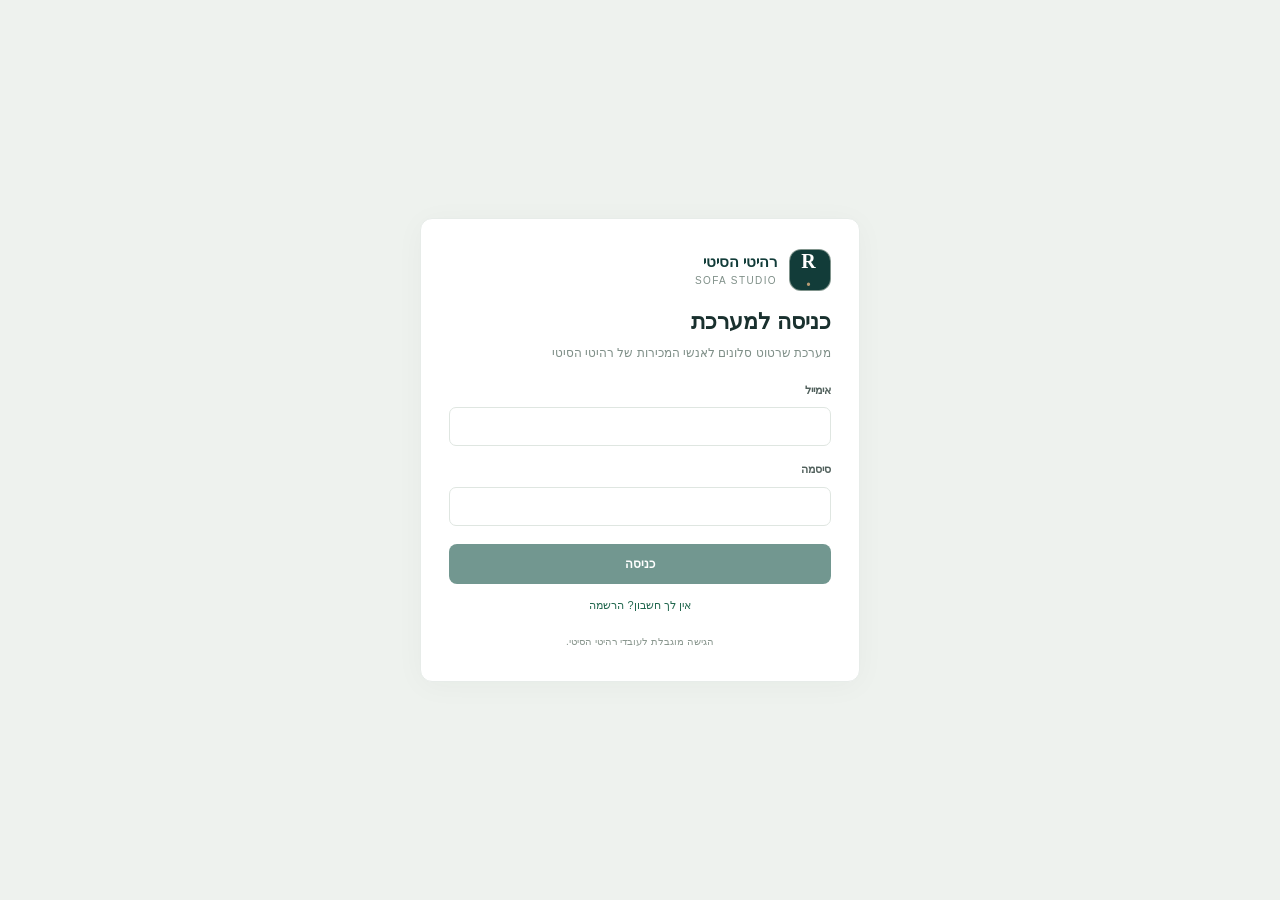
<file: index.html>
<!doctype html>
<html lang="he" dir="rtl">
<head>
  <meta charset="utf-8">
  <meta name="viewport" content="width=device-width, initial-scale=1">
  <meta name="theme-color" content="#123c39">
  <title>רהיטי הסיטי | סטודיו שרטוט סלונים</title>
  <meta name="description" content="מערכת שרטוט סלונים והפקת טופס הזמנה לרהיטי הסיטי">
  <script type="module" crossorigin src="./assets/index-CgjCgTFC.js"></script>
  <link rel="modulepreload" crossorigin href="./assets/three-DSY0QgBR.js">
  <link rel="stylesheet" crossorigin href="./assets/index-DCF3mzry.css">
</head>
<body>
  <div id="root"></div>
</body>
</html>
</file>
<file: assets/index-DCF3mzry.css>
:root{--bg:#f5f6f4;--panel:#fff;--ink:#19302e;--dark:#103b37;--dark2:#0a2926;--muted:#71807d;--line:#e5e9e6;--soft:#f2f5f3;--gold:#b79b73;--blue:#e5eef2;--shadow:0 4px 30px rgba(17,48,41,.035);font-family:Noto Sans Hebrew,Arial,sans-serif;font-size:14px}*{box-sizing:border-box}html,body{min-height:100%;margin:0}body{background:var(--bg);color:var(--ink);-webkit-font-smoothing:antialiased}button,input,select,textarea{font:inherit}button{cursor:pointer}button:disabled{cursor:not-allowed;opacity:.6}.hidden{display:none!important}.svg-sprite{position:absolute}svg:not(.svg-sprite):not(#planSvg){overflow:visible}button svg,.sidebar svg{width:18px;height:18px;stroke:currentColor;fill:none;stroke-width:1.7;stroke-linecap:round;stroke-linejoin:round;flex-shrink:0}.app-shell{display:grid;grid-template-columns:224px minmax(0,1fr);min-height:100vh;direction:rtl}.sidebar{background:#103a36;color:#fff;display:flex;flex-direction:column;padding:30px 15px 25px;position:sticky;top:0;height:100vh;z-index:4}.brand{display:flex;align-items:center;gap:12px;padding:2px 9px 25px}.brand-mark{width:43px;height:43px;border:1px solid rgba(238,236,223,.5);display:grid;place-items:center;border-radius:11px;font-family:Georgia,serif;font-size:30px;font-weight:700;letter-spacing:-4px;direction:ltr;padding-right:7px}.brand-mark span{color:#c5a881}.brand strong{display:block;font-size:16px;line-height:1.3}.brand small{font-family:Arial,sans-serif;font-size:9px;letter-spacing:2.4px;color:#c2b7a6;display:block;margin-top:3px}.sidebar-tag{padding:0 12px 16px;font-size:11px;color:#afc4bc;display:flex;gap:8px;align-items:center}.sidebar-tag span{font-size:9px;border:1px solid #72958b;border-radius:4px;padding:1px 5px;letter-spacing:1px}.side-nav{display:grid;gap:6px}.nav-link{border:0;color:#b4ccc3;display:flex;align-items:center;gap:12px;border-radius:9px;padding:13px 14px;background:transparent;text-align:right;font-weight:500}.nav-link:hover{background:#23534c;color:#fff}.nav-link.active{background:#e6eee9;color:#164740;font-weight:700}.nav-link span:nth-child(2){flex:1}.nav-count{background:#ffffff21;color:inherit;border-radius:5px;padding:1px 6px;font-size:11px}.sidebar-footer{margin-top:auto;display:flex;gap:9px;padding:15px 9px 2px;border-top:1px solid #41615b}.local-icon{color:#b7c8be}.sidebar-footer b{display:block;font-size:11px;color:#e4eee9;font-weight:600}.sidebar-footer span{color:#a2bcb3;font-size:10px;line-height:1.8;display:block;margin-top:2px}.main{min-width:0}.topbar{height:68px;background:#fff;border-bottom:1px solid var(--line);display:flex;align-items:center;justify-content:space-between;padding:0 30px}.breadcrumb{font-size:12px;color:#82908b}.breadcrumb span{padding:0 8px;color:#b7c2be}.breadcrumb strong{color:#193c37;font-weight:600}.topbar-right{display:flex;align-items:center;gap:17px}.demo-pill{border:1px solid #dfeae3;color:#3f7a62;background:#f3fbf6;padding:7px 11px;border-radius:99px;font-size:11px;font-weight:600}.dot,.status-dot{display:inline-block;width:7px;height:7px;background:#4aa678;border-radius:50%;margin-left:5px}.avatar{width:33px;height:33px;background:#e5ebe8;color:#27534a;border-radius:50%;display:grid;place-items:center;font-size:10px;font-weight:800;letter-spacing:1px}.page{padding:29px 32px 22px;max-width:1800px;margin:auto}.page-heading{display:flex;align-items:flex-start;justify-content:space-between;gap:16px;margin-bottom:24px}.eyebrow{font-size:10px;letter-spacing:2.2px;font-weight:800;color:#9b886d;font-family:Arial,sans-serif;direction:ltr;text-align:right}.eyebrow-line{display:inline-block;width:22px;height:1px;background:#c8b596;vertical-align:middle;margin-left:5px}.page-heading h1{font-size:28px;letter-spacing:-1px;margin:7px 0 6px;color:#143d37;font-weight:800}.page-heading p{margin:0;color:#81908a;font-size:12px;line-height:1.8}.heading-actions{display:flex;gap:9px;padding-top:11px;white-space:nowrap}.btn{border:1px solid transparent;border-radius:8px;display:inline-flex;align-items:center;justify-content:center;gap:8px;padding:10px 16px;min-height:40px;font-weight:700;font-size:12px;transition:background .15s,border-color .15s,transform .15s}.btn:hover{transform:translateY(-1px)}.btn svg{width:16px;height:16px}.btn-outline{border-color:#d9e2dd;background:#fff;color:#21473f}.btn-outline:hover{background:#f1f6f2}.btn-dark{background:#173e39;color:#fff}.btn-dark:hover,.btn-primary:hover{background:#276358}.btn-primary{background:#155347;color:#fff}.btn-ghost{color:#6b7e75;background:transparent}.btn-ghost:hover{background:#e6eee8}.stepper{display:flex;align-items:center;gap:13px;margin:0 0 18px;color:#a4afa9;font-size:11px}.step{display:flex;align-items:center;gap:8px;white-space:nowrap}.step b{background:#e8eeea;color:#9aaba3;border-radius:50%;width:22px;height:22px;font-family:Arial,sans-serif;font-size:10px;display:grid;place-items:center}.step.on{color:#365e54;font-weight:600}.step.on b{background:#1c574b;color:#fff}.step-join{height:1px;flex:0 1 33px;background:#d6e0d9}.workspace-grid{display:grid;grid-template-columns:minmax(335px,.91fr) minmax(0,1.45fr);gap:18px;align-items:start}.panel{background:var(--panel);border:1px solid #e7ece9;box-shadow:var(--shadow);border-radius:12px}.panel-title{padding:18px 20px;border-bottom:1px solid #edf0ee;display:flex;align-items:center;justify-content:space-between}.panel-title>span:first-child{display:flex;align-items:center;gap:9px;font-size:14px;font-weight:800}.panel-title-icon{display:flex;color:#1d6655}.panel-title-icon svg{width:18px;height:18px;fill:none;stroke:currentColor;stroke-width:1.8}.muted-label{font-size:10px;color:#9eaaa5}.form-content{padding:20px}.section-kicker{display:flex;align-items:center;gap:10px;font-size:12px;font-weight:800;color:#265448;margin:0 0 17px}.section-kicker:first-letter{font-family:Arial,sans-serif}.section-kicker span{width:18px;height:1px;background:#c1cfc7}.field-grid{display:grid;grid-template-columns:repeat(2,minmax(0,1fr));gap:15px 12px}.field{display:flex;flex-direction:column;gap:7px;min-width:0}.field>span:first-child,.field-label{font-size:11px;font-weight:650;color:#52615d;line-height:1.8}.field input,.field select,.field textarea{outline:none;width:100%;border:1px solid #dfe6e1;background:#fff;border-radius:7px;min-height:39px;padding:10px 11px;color:#213c36;font-size:12px;transition:border-color .15s,box-shadow .15s}.field input:focus,.field textarea:focus,.field select:focus{border-color:#7aab9a;box-shadow:0 0 0 3px #e8f3ed}.field input:disabled{background:#f5f7f6;color:#77837d;border-color:#e9eeeb}.field textarea{resize:vertical;line-height:1.6}.field input::placeholder,.field textarea::placeholder{color:#b2bcb6}.model-picker{margin:17px 0;border:1px solid #dae5de;background:#f6faf7;border-radius:9px;display:flex;align-items:center;padding:12px;gap:12px}.model-icon{background:#e5ede6;width:47px;height:47px;border-radius:9px;display:grid;place-items:center;color:#2c6653}.model-icon svg{width:28px;height:28px;stroke:currentColor;stroke-width:1.5;fill:none}.model-picker>div{flex:1}.small-label{display:block;color:#81958b;font-size:10px}.model-picker strong{display:block;color:#1b493c;font-size:15px;margin:2px 0}.model-picker em{font-size:10px;font-weight:500;font-family:Arial,sans-serif;color:#a7b8ab;letter-spacing:1px;font-style:normal;margin-right:3px}.model-picker small{font-size:10px;color:#90a49a}.model-badge{color:#487b5c;background:#e5f1e8;font-size:10px;font-weight:700;border-radius:6px;padding:5px 8px}.segmented{border:1px solid #dfe7e1;background:#f3f5f3;display:flex;gap:3px;padding:4px;border-radius:8px}.segment{flex:1;border:0;border-radius:6px;padding:9px 4px;white-space:nowrap;font-size:11px;color:#7e8b85;background:transparent;min-width:0}.segment:hover{color:#234e44}.segment.active{background:#fff;color:#1c5e4d;box-shadow:0 2px 5px #123d3421;font-weight:800}.field:has(.segmented){margin-top:17px}.section-divider{height:1px;background:#edf0ed;margin:23px 0 21px}.unit-input{position:relative}.unit-input input{padding-left:43px}.unit-input>span{position:absolute;left:10px;top:50%;transform:translateY(-50%);font-size:11px;color:#9ba9a1}.hint{border:0;background:#e4ece7;color:#5c786f;border-radius:50%;font-size:10px;width:16px;height:16px;padding:0}.soft-warning{border-radius:8px;background:#fffaee;border:1px solid #f2dfb8;color:#92723a;padding:11px;font-size:11px;line-height:1.8;display:flex;gap:8px;margin:12px 0}.soft-warning svg{width:16px;height:16px;fill:none;stroke:currentColor;flex-shrink:0;stroke-width:1.6}.special-box{margin-top:18px;border:1px solid #e1e9e2;background:#fafbf9;border-radius:9px;padding:14px}.special-title{display:flex;align-items:center;gap:10px}.special-title>div{flex:1}.special-title strong{display:block;font-size:11px}.special-title small{font-size:10px;color:#9aa69f;line-height:1.8}.switch{position:relative;width:37px;height:20px;flex-shrink:0}.switch input{opacity:0;position:absolute}.slider{display:block;width:37px;height:20px;background:#d9e1da;border-radius:30px;transition:.2s;position:relative}.slider:before{content:"";position:absolute;width:14px;height:14px;background:#fff;border-radius:50%;top:3px;right:3px;box-shadow:0 1px 4px #0002;transition:.2s}.switch input:checked+.slider{background:#226953}.switch input:checked+.slider:before{right:20px}.special-box .field-grid{padding-top:15px}.helper-text{font-size:10px;color:#788981;margin:0;line-height:1.9}.full-col{grid-column:1/-1}.swatch-row{display:flex;align-items:center;justify-content:space-between;margin-top:16px;gap:10px}.swatch-row>span{font-size:11px;color:#788880}.swatches{display:flex;flex-wrap:wrap;justify-content:flex-end;gap:7px}.swatch-group{align-items:flex-start;margin-top:10px}.swatch-group>span{white-space:nowrap;padding-top:4px}.swatch-name{margin-top:8px;font-size:11px;color:#788880}.swatch{width:23px;height:23px;border:2px solid white;outline:1px solid #dbe3dc;background:var(--sw);border-radius:50%;padding:0}.swatch.active{outline:2px solid #357460}.order-rule{background:#f4f6f5;border-radius:8px;display:flex;gap:8px;padding:11px;margin-top:16px;color:#81918a;font-size:10px;line-height:1.8}.order-rule svg{width:16px;height:16px;flex-shrink:0;stroke:currentColor;fill:none;stroke-width:1.6}.validation-text{font-size:11px;color:#b14a45;line-height:1.7;margin:11px 0 0;min-height:1px}.preview-column{display:grid;gap:17px}.preview-heading{display:flex;align-items:center;justify-content:space-between;padding:19px 21px 7px;gap:8px}.preview-sup{letter-spacing:2.1px;font-size:9px;font-family:Arial,sans-serif;color:#b6a080;font-weight:800;text-align:right}.preview-heading h2{font-size:16px;margin:5px 0 4px;font-weight:800;color:#203e38}.preview-heading p{margin:0;font-size:10px;color:#99a7a0}.mini-btn,.mini-icon{border:1px solid #e2e9e4;background:#fff;border-radius:7px;display:flex;gap:6px;align-items:center;color:#577467;font-size:10px;padding:7px 10px}.mini-icon{padding:8px}.mini-btn svg,.mini-icon svg{width:15px;height:15px;fill:none;stroke:currentColor;stroke-width:1.8}.drawing-stage{height:330px;margin:0 10px;display:flex;align-items:center;justify-content:center;background:radial-gradient(ellipse at 50% 45%,#fff,#fcfdfc 68%,#f9faf9);overflow:hidden}.drawing-stage svg{width:100%;height:100%;display:block}.preview-foot{padding:14px 21px;display:flex;justify-content:space-between;gap:5px;color:#8e9b95;font-size:10px;border-top:1px solid #edf0ed}.preview-foot>span:last-child{color:#4d655b;font-weight:700;direction:ltr}.gold-dot{background:#b69b74}.three-actions{display:flex;gap:5px}.three-stage{height:352px;position:relative;background:radial-gradient(ellipse at 50% 35%,#fbfcfa,#f0f2ed 75%,#e8ede8);overflow:hidden;margin:5px 10px 0;border-radius:8px}.three-stage canvas{display:block;width:100%;height:100%;touch-action:none;cursor:grab;outline:none}.three-stage canvas:active{cursor:grabbing}.three-hint{position:absolute;bottom:12px;left:12px;background:#ffffffd1;border:1px solid rgba(210,220,214,.7);border-radius:99px;padding:7px 11px;font-size:10px;color:#6d8377;pointer-events:none}.three-hint span{padding:0 3px}.three-fallback{position:absolute;top:0;right:0;bottom:0;left:0;display:grid;place-items:center;padding:40px;background:#f5f6f4;color:#71807a;text-align:center;font-size:12px}.notice-card{background:#eff3ee;border:1px solid #e1e9e0;border-radius:9px;display:flex;gap:12px;padding:15px 16px;color:#557164}.notice-card svg{width:18px;height:18px;stroke:currentColor;fill:none;flex-shrink:0;stroke-width:1.6}.notice-card strong{display:block;font-size:11px;margin-bottom:4px}.notice-card span{display:block;font-size:10px;color:#819488;line-height:1.9}.bottom-bar{margin-top:17px;background:#fff;border:1px solid #e4eae6;border-radius:10px;padding:13px 18px;display:flex;justify-content:space-between;align-items:center;gap:10px}.bottom-actions{display:flex;align-items:center;gap:9px}.save-status{color:#88978f;font-size:11px;display:flex;align-items:center;gap:6px}.grey-dot{width:6px;height:6px;border-radius:50%;background:#afb8af}.disclaimer{text-align:center;font-size:10px;color:#adb8af;margin:17px 0}.alternate-page{padding:32px;max-width:1450px;margin:auto}.saved-box{padding:24px}.saved-header{display:flex;justify-content:space-between;align-items:center;padding-bottom:15px;border-bottom:1px solid var(--line)}.saved-header h2{margin:0;font-size:16px}.saved-list{display:grid;gap:8px;padding-top:15px}.draft-row{display:flex;align-items:center;gap:15px;border:1px solid #e4e9e5;border-radius:9px;padding:13px}.draft-row>div:first-child{flex:1}.draft-row strong{display:block}.draft-row small{display:block;margin-top:4px;color:#819087;font-size:11px}.empty-state{text-align:center;padding:60px 15px;color:#8a9a91}.catalog-box{padding:30px;display:flex;gap:25px;align-items:center}.catalog-symbol{background:#f1f4f0;border-radius:12px;display:grid;place-items:center;width:145px;height:135px;color:#8aa195}.catalog-symbol svg{height:70px;width:70px;stroke:currentColor;fill:none;stroke-width:1.4}.catalog-box h2{font-size:23px;margin:5px 0}.catalog-label{color:#a58c64;font-size:11px}.catalog-box p{color:#84918a;max-width:560px;line-height:2;font-size:12px}.toast{position:fixed;bottom:22px;left:25px;background:#174c40;color:#fff;border-radius:9px;padding:13px 17px;box-shadow:0 12px 30px #142d2630;font-size:12px;opacity:0;transform:translateY(12px);transition:opacity .2s,transform .2s;pointer-events:none;z-index:99;max-width:330px}.toast.show{opacity:1;transform:translateY(0)}.toast.error{background:#924b40}.modal-backdrop{position:fixed;top:0;right:0;bottom:0;left:0;background:#122e29a8;display:flex;align-items:center;justify-content:center;padding:18px;z-index:20;overflow:auto}.review-modal{width:min(700px,100%);max-height:96vh;overflow:auto;background:#fff;border-radius:15px;box-shadow:0 20px 65px #0018;padding:23px}.confirm-backdrop{z-index:60}.confirm-dialog{width:min(440px,100%);background:#fff;border-radius:15px;box-shadow:0 20px 65px #0018;padding:22px 23px 18px}.confirm-dialog p{margin:0;font-size:16px;line-height:1.55;color:#1f3a33}.modal-header{display:flex;justify-content:space-between;align-items:flex-start;margin-bottom:12px}.modal-header h2{font-size:20px;margin:6px 0}.close-modal{background:#f0f3f0;border:0;color:#698076;border-radius:7px;width:31px;height:31px;font-size:23px}.review-summary{padding:13px 16px;background:#f6f8f6;border-radius:9px;display:grid;grid-template-columns:repeat(2,1fr);gap:12px;font-size:12px}.review-summary span{display:block;color:#8a988f;font-size:10px}.review-summary strong{font-size:12px}.signature-card{border:1px solid #e4e9e5;border-radius:9px;margin-top:15px;padding:13px}.signature-header{display:flex;align-items:center;justify-content:space-between}.signature-header strong{font-size:12px}.text-button{border:0;background:none;color:#22684f;font-size:11px}.signature-card canvas{border:1px dashed #cbd9ce;background:#fcfdfb;border-radius:6px;width:100%;height:150px;touch-action:none;display:block;margin:10px 0}.signature-card small{color:#a4ada7;font-size:10px}.modal-actions{display:flex;gap:9px;justify-content:flex-end;margin-top:18px;flex-wrap:wrap}@media(max-width:1180px){.app-shell{grid-template-columns:74px minmax(0,1fr)}.brand{padding:2px 1px 26px;justify-content:center}.brand>div:last-child,.sidebar-tag,.nav-link span,.sidebar-footer>div:last-child{display:none}.sidebar{padding:23px 9px}.nav-link{justify-content:center;padding:14px}.nav-link svg{width:21px;height:21px}.sidebar-footer{justify-content:center}.page{padding:25px 22px}.workspace-grid{grid-template-columns:minmax(315px,.95fr) minmax(0,1.2fr)}.form-content{padding:16px}.field-grid{gap:12px 9px}.preview-heading{padding:15px 15px 5px}}@media(max-width:860px){.app-shell{grid-template-columns:1fr}.sidebar{position:static;height:auto;padding:9px 16px;flex-direction:row;align-items:center;justify-content:space-between}.brand{padding:2px}.brand>div:last-child{display:block}.brand strong{font-size:13px}.brand small{font-size:8px}.side-nav{display:flex;gap:3px}.nav-link{padding:9px}.sidebar-footer{display:none}.topbar{height:52px;padding:0 20px}.page{padding:22px 16px}.page-heading h1{font-size:23px}.workspace-grid{grid-template-columns:1fr}.preview-column{grid-row:1}.preview-card{min-width:0}.drawing-stage{height:290px}.three-stage{height:310px}.form-content{padding:20px}.bottom-bar,.bottom-actions{flex-wrap:wrap}}@media(max-width:570px){.page-heading{display:block}.heading-actions{margin-top:12px}.heading-actions .btn{flex:1}.stepper{gap:5px;font-size:10px}.step-join{flex:1}.step b{width:19px;height:19px}.page-heading h1{font-size:21px}.form-content{padding:15px}.field-grid{gap:11px 8px}.bottom-bar{display:block}.bottom-actions{margin-top:13px;justify-content:space-between}.bottom-actions .btn{font-size:10px;padding:8px 7px}.drawing-stage{height:245px}.three-stage{height:260px}.preview-heading h2{font-size:14px}.alternate-page{padding:17px}.catalog-box{display:block}.catalog-symbol{margin-bottom:15px;width:100%}.review-summary{grid-template-columns:1fr}.modal-actions{justify-content:stretch}.modal-actions .btn{width:100%}}@page{size:A4 portrait;margin:12mm}#printArea{display:none;color:#162b26;direction:rtl;font-family:Noto Sans Hebrew,Arial,sans-serif;font-size:10pt;line-height:1.4}.print-top{display:flex;align-items:center;justify-content:space-between;border-bottom:3px solid #145044;padding:0 0 12px;margin-bottom:16px}.print-top .print-brand{font-size:21pt;font-weight:800;color:#124638}.print-brand small{display:block;font:8pt Arial,sans-serif;color:#b4a07b;letter-spacing:3px}.print-title{text-align:left}.print-title h1{font-size:16pt;margin:0}.print-title p{font-size:8pt;margin:5px 0 0;color:#6a8278}.print-info{display:grid;grid-template-columns:repeat(4,1fr);gap:9px;padding:12px;background:#f3f7f3;margin-bottom:15px;border-radius:5px}.print-info div{font-size:8pt}.print-info b{display:block;font-size:10pt;margin-top:4px}.print-layout{display:grid;grid-template-columns:1fr 1fr;gap:12px;margin-bottom:16px}.print-layout .pbox{border:1px solid #d8e4dc;border-radius:5px;padding:10px;min-height:215px;overflow:hidden}.pbox h2{font-size:10pt;margin:0 0 8px}.pbox svg{width:100%;max-height:208px}.pbox img{width:100%;height:208px;object-fit:contain}.print-table{border-collapse:collapse;width:100%;font-size:9pt;margin:12px 0}.print-table td{padding:7px 9px;border:1px solid #dfe6e0}.print-table td:first-child{color:#577267;background:#f7faf7;width:26%}.print-table td:nth-child(3){color:#577267;background:#f7faf7;width:26%}.print-notes{padding:10px;border:1px solid #e0e9e1;background:#fafbfa;min-height:45px;white-space:pre-wrap}.print-note{font-size:8pt;color:#647d70;margin:12px 0}.print-signatures{display:grid;grid-template-columns:1fr 1fr;gap:25px;margin-top:18px}.sign-line{height:65px;border-bottom:1px solid #81978c;position:relative}.sign-line img{max-width:100%;max-height:65px;object-fit:contain}.sign-label{font-size:9pt;color:#688174;margin-top:6px}.print-footer{margin-top:25px;border-top:1px solid #dee6df;padding-top:7px;font-size:7.5pt;color:#91a49b;display:flex;justify-content:space-between}.print-warning{font-weight:700;color:#9a7341;font-size:8pt}.print-status{padding:3px 7px;border:1px solid #ccdcd2;border-radius:4px;font-size:8pt}@media print{html,body{background:#fff!important;print-color-adjust:exact;-webkit-print-color-adjust:exact}.app-shell,.toast,.modal-backdrop{display:none!important}#printArea{display:block!important}}.signed-banner{display:flex;align-items:center;gap:12px;border:1px solid #dccb9f;background:#fbf6e9;border-radius:9px;padding:12px 14px;margin:0 0 18px;color:#6f5a2e}.signed-banner>svg{width:18px;height:18px;stroke:currentColor;fill:none;stroke-width:1.7;flex-shrink:0}.signed-banner>div{flex:1}.signed-banner strong{display:block;font-size:12px}.signed-banner span{font-size:10px;color:#8d7a55;line-height:1.8;display:block;margin-top:2px}.signed-banner .btn{white-space:nowrap}.locked .field input:disabled,.locked .field select:disabled,.locked .field textarea:disabled{background:#f8f9f8;color:#44534e;border-color:#e9eeeb}.locked .segment:disabled,.locked .swatch:disabled,.locked .switch input:disabled+.slider{cursor:not-allowed;opacity:.7}.btn:disabled:hover{transform:none}.review-summary div.full{grid-column:1/-1}.review-summary div.full strong{white-space:pre-wrap;font-weight:500}.review-modal.locked .signature-card canvas{pointer-events:none;opacity:.92}.saved-actions{display:flex;gap:8px;flex-wrap:wrap}.draft-row.signed{border-color:#dccb9f;background:#fdfbf5}@media(max-width:570px){.signed-banner{display:block}.signed-banner .btn{margin-top:10px;width:100%}}.catalog-grid{display:grid;grid-template-columns:repeat(auto-fill,minmax(300px,1fr));gap:16px}.catalog-card{padding:22px;display:flex;flex-direction:column;gap:10px}.catalog-card .catalog-symbol{width:100%;height:110px}.catalog-card .catalog-symbol svg{height:56px;width:56px}.catalog-card h2{font-size:21px;margin:2px 0}.catalog-card p{color:#84918a;line-height:1.9;font-size:12px;margin:0;flex:1}.catalog-card .catalog-meta{display:flex;flex-wrap:wrap;gap:6px;font-size:10px;color:#7f8f88}.catalog-card .catalog-meta span{background:#f1f4f1;border-radius:5px;padding:3px 7px}.catalog-card .btn{align-self:flex-start}.catalog-card.active{border-color:#9fc0b1;box-shadow:0 0 0 3px #e4efe8}.status-badge{display:inline-block;border-radius:6px;padding:4px 8px;font-size:10px;font-weight:700}.status-badge.approved{background:#e5f1e8;color:#2f6e4d}.status-badge.prototype{background:#eef1f4;color:#4b5d6a}.status-badge.draft{background:#fbf2dd;color:#8a6a2b}.model-picker.clickable{cursor:pointer}.model-picker.clickable:hover{border-color:#b9cfc3}.model-picker .model-badge.draft{background:#fbf2dd;color:#8a6a2b}.model-picker .model-badge.prototype{background:#eef1f4;color:#4b5d6a}.catalog-note{margin-top:16px;font-size:11px;color:#83918a;line-height:1.9}.three-wait{position:absolute;top:0;right:0;bottom:0;left:0;display:grid;place-items:center;padding:16px;background:#f0f3efd1;backdrop-filter:blur(5px);-webkit-backdrop-filter:blur(5px);z-index:3}.three-wait-box{display:grid;justify-items:center;gap:8px;width:min(320px,100%);padding:20px 22px 18px;background:#fff;border:1px solid var(--line);border-radius:14px;box-shadow:0 10px 34px #1130291f;text-align:center;color:var(--ink)}.three-wait-box strong{font-size:16px;line-height:1.4}.three-wait-box>span{font-size:12px;line-height:1.6;color:var(--muted)}.three-wait-spin{width:34px;height:34px;border-radius:50%;border:4px solid #d5e3dc;border-top-color:var(--dark);animation:three-spin .9s linear infinite}.three-wait-bar{width:100%;height:8px;margin-top:4px;border-radius:99px;background:#e3ebe6;overflow:hidden}.three-wait-bar i{display:block;height:100%;width:0;border-radius:99px;background:var(--dark);transition:width .25s ease}.three-wait-bar.unknown i{width:35%;animation:three-wait-slide 1.3s ease-in-out infinite}.three-wait-box>.three-wait-pct{font-size:13px;font-weight:700;color:var(--dark);font-variant-numeric:tabular-nums}@keyframes three-wait-slide{0%{transform:translate(110%)}to{transform:translate(-300%)}}@media(prefers-reduced-motion:reduce){.three-wait-spin,.three-wait-bar.unknown i{animation-duration:3s}}@keyframes three-spin{to{transform:rotate(360deg)}}.auth-screen{min-height:100vh;display:grid;place-items:center;background:#eef2ee;padding:24px}.auth-card{width:min(440px,100%);padding:30px 28px;display:flex;flex-direction:column;gap:14px}.auth-brand{display:flex;align-items:center;gap:12px;margin-bottom:4px}.auth-brand .brand-mark{background:#123c39;color:#fff;width:42px;height:42px;border-radius:12px;display:grid;place-items:center;font-weight:800;font-size:20px}.auth-brand .brand-mark span{color:#b69b74}.auth-brand strong{display:block;font-size:15px;color:#123c39}.auth-brand small{font-size:10px;letter-spacing:.14em;color:#7f8f88}.auth-card h1{font-size:22px;margin:0}.auth-sub{margin:-6px 0 2px;color:#7f8f88;font-size:12px;line-height:1.8}.auth-submit{justify-content:center;margin-top:4px}.auth-info{margin:0;font-size:12px;color:#2f6e4d;background:#e5f1e8;border-radius:8px;padding:10px 12px;line-height:1.7}.auth-foot{margin:6px 0 0;font-size:10px;color:#8a978f;line-height:1.8;text-align:center}.auth-actions{display:flex;gap:8px;flex-wrap:wrap}.auth-splash{color:#7f8f88;font-size:13px}.sidebar-logout{color:#e4eee9!important;font-size:10px;padding:0;margin-top:5px;display:inline-flex;align-items:center;gap:4px}.sidebar-logout svg{width:12px;height:12px}.admin-grid{display:grid;gap:18px}.admin-scroll{overflow:auto}.admin-table{width:100%;border-collapse:collapse;font-size:12px}.admin-table th{text-align:right;font-size:10px;color:#7f8f88;font-weight:600;padding:6px 8px;border-bottom:1px solid #e6ece7;white-space:nowrap}.admin-table td{padding:8px;border-bottom:1px solid #eef2ee;vertical-align:middle}.admin-table tr.pending td{background:#fdf9ef}.admin-table input,.admin-table select{width:100%;min-width:110px;padding:7px 9px;border:1px solid #d9e2dc;border-radius:7px;font:inherit;font-size:12px;background:#fff;color:inherit}.admin-table input[type=checkbox]{width:16px;min-width:0;height:16px}.admin-table .admin-center{text-align:center}.admin-table .admin-email{font-size:11px;color:#4d655b;white-space:nowrap}.admin-table .admin-date{font-size:11px;color:#7f8f88;white-space:nowrap}.admin-table .btn{padding:7px 12px;font-size:11px;white-space:nowrap}.admin-me{color:#7f8f88;font-size:10px}.admin-pending{margin-inline-start:8px;font-weight:600}.admin-add{display:flex;gap:8px;align-items:center;margin-top:12px}.admin-add input{flex:1;padding:9px 11px;border:1px solid #d9e2dc;border-radius:7px;font:inherit;font-size:12px}.draft-row.foreign strong{color:#5c6e66}#printArea.pdf-mode{display:block;position:fixed;top:0;left:-10000px;width:794px;box-sizing:border-box;padding:45px;background:#fff;z-index:-1}.catalog-card .catalog-meta .catalog-kit{background:#e5f1e8;color:#2f6e4d;font-weight:700}.admin-new{padding:4px 0 0}.admin-new-grid{display:grid;grid-template-columns:repeat(auto-fit,minmax(170px,1fr));gap:12px;align-items:end}.admin-new .field input,.admin-new .field select{width:100%;padding:9px 11px;border:1px solid #d9e2dc;border-radius:7px;font:inherit;font-size:12px;background:#fff;box-sizing:border-box}.admin-password{display:flex;gap:6px}.admin-password input{flex:1;min-width:0}.admin-password .btn{padding:6px 9px}.admin-new-submit .btn{width:100%;justify-content:center}.admin-created{margin-top:12px;display:flex;flex-wrap:wrap;gap:6px 10px;align-items:center}.admin-created b{font-weight:700}.admin-table .admin-actions{display:flex;gap:6px;white-space:nowrap}.photo-card .photo-stage{border-radius:12px;overflow:hidden;background:#f3f1ec;aspect-ratio:16 / 9;display:flex;align-items:center;justify-content:center}.photo-card .photo-stage img{width:100%;height:100%;object-fit:cover;display:block}.photo-card .mini-btn{text-decoration:none}img.mirrored{transform:scaleX(-1)}.catalog-card .catalog-photo{height:150px;border-radius:12px;overflow:hidden;background:#f3f1ec}.catalog-card .catalog-photo img{width:100%;height:100%;object-fit:cover;display:block}#printArea .print-photo{display:grid;grid-template-columns:150px 1fr;gap:12px;align-items:center;border:1px solid #d8e4dc;border-radius:5px;padding:8px 10px;margin-bottom:14px}#printArea .print-photo img{width:150px;height:100px;object-fit:cover;border-radius:4px}#printArea .print-photo h2{font-size:10pt;margin:0 0 4px}#printArea .print-photo p{font-size:8pt;margin:0;color:#4b5a52}.pillow-sets{display:flex;flex-direction:column;gap:10px}.pillow-sets:empty{display:none}.pillow-set{display:grid;grid-template-columns:minmax(0,1.15fr) minmax(0,.7fr) minmax(0,1.25fr) 34px;gap:8px;align-items:end}.pillow-set-remove{height:38px;border:1px solid #d5ddd8;border-radius:9px;background:#fff;color:#6b7c74;font-size:18px;line-height:1;cursor:pointer}.pillow-set-remove:hover{border-color:#b9483f;color:#b9483f}.pillow-set-add{align-self:flex-start;padding:8px 12px;font-size:12px}.req{color:#b14a45;font-weight:700;font-style:normal;margin-inline-start:2px}.field.missing input,.field.missing select,.field.missing .delivery-row{border-color:#b14a45;background:#fdf5f4}.field.missing>span:first-child,.field.missing>.field-label{color:#b14a45}.delivery-field .field-label small{font-size:10px;font-weight:400;color:#9aa69f;margin-inline-start:6px}.delivery-row{display:flex;flex-wrap:wrap;align-items:center;gap:10px 14px;padding:10px 12px;border:1px solid var(--line);border-radius:10px;background:#fff}.delivery-asap{display:inline-flex;align-items:center;gap:8px;height:38px;padding:0 14px;border:1px solid var(--line);border-radius:99px;font-size:12px;color:var(--ink);cursor:pointer;background:var(--soft)}.field .delivery-asap input{width:16px;height:16px;min-height:0;margin:0;padding:0;flex:none;border:0;accent-color:var(--dark)}.delivery-asap.on{border-color:var(--dark);background:#e1ede7;font-weight:600}.delivery-or{font-size:11px;color:var(--muted)}.delivery-date{display:inline-flex;align-items:center;gap:8px;font-size:12px;color:var(--ink);flex:1 1 220px}.delivery-date span{white-space:nowrap}.field .delivery-date input{flex:1 1 130px;min-width:130px;width:auto}.delivery-date input:disabled{opacity:.45}.locked .delivery-asap{cursor:default}.render-disclaimer{display:flex;align-items:flex-start;gap:8px;margin:8px 10px 0;padding:9px 12px;border:1px solid #e3cfa6;border-radius:8px;background:#fbf4e4;color:#5b4720;font-size:11.5px;line-height:1.6}.render-disclaimer svg{width:15px;height:15px;flex:none;margin-top:2px;stroke:#9a7a35;fill:none;stroke-width:1.6}.render-disclaimer strong{font-weight:700;color:#4a3812}.render-disclaimer.in-review{margin:14px 0 0;font-size:12.5px;padding:12px 14px}.signature-consent{margin:8px 0 10px;font-size:12px;line-height:1.7;color:var(--ink);font-weight:600}.print-render-note{margin:4px 0 0;font-size:9px;color:#6b5a33;text-align:center}.print-disclaimer{border:1px solid #c9b68a;background:#fbf4e4;padding:6px 8px;border-radius:4px}.print-consent{margin-top:6px;font-size:10px;line-height:1.6}.approval-send{margin-top:14px;padding:14px 16px;border:1px dashed #b9cfc5;border-radius:12px;background:#f5faf7}.approval-send-head{display:flex;gap:10px;align-items:flex-start}.approval-send-head svg{width:18px;height:18px;flex:none;margin-top:2px;stroke:var(--dark);fill:none;stroke-width:1.6}.approval-send-head strong{display:block;font-size:13px;color:var(--ink)}.approval-send-head small{display:block;font-size:11px;line-height:1.7;color:var(--muted);margin-top:2px}.approval-send-row{display:flex;flex-wrap:wrap;gap:8px;margin-top:10px}.approval-send-row input{flex:1 1 170px;min-height:40px;padding:8px 12px;border:1px solid #dfe6e1;border-radius:8px;font-size:14px;text-align:left;background:#fff;color:var(--ink)}.approval-send-row input:focus{outline:none;border-color:#7aab9a;box-shadow:0 0 0 3px #e8f3ed}.approval-send-row .btn{flex:0 0 auto}.signed-banner.awaiting-banner{align-items:flex-start;flex-wrap:wrap;border-color:#b9cfc5;background:#eff6f2;color:#1f4a3f}.signed-banner.awaiting-banner span{color:#4d6a61;font-size:11px}.signed-banner.declined-banner{align-items:flex-start;border-color:#e0b4ae;background:#fdf3f1;color:#8a332c}.signed-banner.declined-banner span{color:#8a4a44;font-size:11px}.signed-banner .declined-note{font-size:13px;font-weight:600;color:#6e2620;white-space:pre-wrap}.banner-actions{display:flex;flex-wrap:wrap;gap:6px;flex:1 1 100%}.signed-banner.awaiting-banner>div:first-of-type{flex:1 1 200px;min-width:0}.approval-link a{word-break:break-all;color:#1f4a3f;text-decoration:underline}.status-chip{display:inline-block;margin-inline-start:8px;padding:2px 10px;border-radius:999px;font-size:11px;font-weight:600;line-height:1.7;vertical-align:middle;white-space:nowrap}.status-chip.draft{background:#eef1ef;color:#5c6e66}.status-chip.wait{background:#fdf0d2;color:#7a5200;border:1px solid #ecc977}.status-chip.ok{background:#dcefe5;color:#1c574b}.status-chip.bad{background:#fbe3df;color:#8a332c}.muted-label.awaiting{color:#7a5200;background:#fdf0d2;border:1px solid #ecc977;border-radius:999px;padding:2px 10px;font-weight:600}.step.wait{color:#7a5200;font-weight:600}.step.wait b{background:#e6a817;color:#fff}.save-status.awaiting{color:#7a5200;font-weight:600}.wait-dot{display:inline-block;width:9px;height:9px;border-radius:50%;background:#e6a817;animation:wait-pulse 1.6s ease-in-out infinite}@keyframes wait-pulse{0%,to{box-shadow:0 0 #e6a8178c}50%{box-shadow:0 0 0 6px #e6a81700}}.signed-banner.awaiting-banner{border-color:#ecc977;background:#fff8e6;color:#6b4700}.signed-banner.awaiting-banner span{color:#7a5c1a}.approval-sent{display:flex;gap:14px;align-items:flex-start;margin-bottom:14px;padding:16px 18px;border:1px solid #a9d3bf;border-radius:12px;background:#eaf6ef;color:#1c4a3e}.approval-sent.manual{border-color:#ecc977;background:#fff8e6;color:#6b4700}.approval-sent-icon{flex:none;width:40px;height:40px;border-radius:50%;background:#1c574b;display:grid;place-items:center}.approval-sent.manual .approval-sent-icon{background:#e6a817}.approval-sent-icon svg{width:22px;height:22px;stroke:#fff;fill:none;stroke-width:2.2}.approval-sent strong{display:block;font-size:16px;margin-bottom:4px}.approval-sent span{display:block;font-size:12.5px;line-height:1.75}.legs-field .segmented{margin-top:6px}.field-hint{display:block;margin-top:3px;font-size:11px;line-height:1.5;color:#4d6a61;text-align:right}.field-hint.bad{color:#9a5b00}.field-hint.ok{color:#1c574b;font-weight:600}.verify-row{display:flex;gap:6px;align-items:stretch}.verify-row input{flex:1 1 auto;min-width:0}.verify-row .btn{flex:none;padding:0 12px;font-size:12px;white-space:nowrap}.verify-row input#orderNumber{text-align:right}.line-pick,.priority-row select{display:block;width:100%;margin-top:6px;min-height:34px;padding:4px 8px;border:1px solid #b9cfc5;border-radius:8px;background:#fff;font-size:12px;color:var(--ink)}.priority-row select{flex:1 1 220px;width:auto;margin-top:0}.priority-row{display:flex;flex-wrap:wrap;align-items:center;gap:10px;margin:-4px 0 14px;padding:10px 14px;border:1px solid #dfe6e1;border-radius:10px;background:#f6f8f7;color:#44554e;font-size:12.5px;line-height:1.6}.priority-row>svg{flex:none;width:18px;height:18px;stroke:currentColor;fill:none;stroke-width:1.8}.priority-row>span{flex:1 1 220px;min-width:0}.priority-row .btn{flex:none;min-height:34px;padding:6px 14px;font-size:12px}.priority-row.ok{border-color:#a9d3bf;background:#eaf6ef;color:#1c4a3e}.priority-row.bad{border-color:#e0b4ae;background:#fdf3f1;color:#8a332c}.priority-row.test{border-color:#ecc977;background:#fff8e6;color:#6b4700}.status-chip.priority{margin-inline-start:4px}.field.missing .segmented{border-color:#b14a45;background:#fdf5f4}.approve-page{min-height:100vh;background:var(--bg);color:var(--ink);display:flex;flex-direction:column}.approve-brand{display:flex;align-items:center;gap:12px;padding:14px 18px;background:var(--dark);color:#fff}.approve-logo{width:38px;height:38px;border-radius:10px;background:#fff;color:var(--dark);display:grid;place-items:center;font-family:Georgia,serif;font-size:22px;font-weight:700}.approve-brand strong{display:block;font-size:16px}.approve-brand small{display:block;font-size:12px;opacity:.8}.approve-main{width:100%;max-width:640px;margin:0 auto;padding:14px 12px 28px;display:grid;gap:12px;flex:1;align-content:start}.approve-card{background:#fff;border:1px solid var(--line);border-radius:14px;padding:16px;box-shadow:var(--shadow)}.approve-card h1{margin:0 0 6px;font-size:20px;line-height:1.4}.approve-card h2{margin:0 0 10px;font-size:15px}.approve-card p{margin:0 0 6px;font-size:14px;line-height:1.7}.approve-muted{color:var(--muted);font-size:12px!important}.approve-center{text-align:center;display:grid;justify-items:center;gap:8px;padding:28px 18px}.approve-ok{width:54px;height:54px;border-radius:50%;background:#e1ede7;display:grid;place-items:center}.approve-ok svg{width:28px;height:28px;stroke:var(--dark);fill:none;stroke-width:2.2}.approve-plan svg{width:100%;height:auto;display:block}.approve-render{width:100%;height:auto;display:block;border-radius:10px;background:#f4f3ef}.approve-summary{margin:0}.approve-consent{display:flex;gap:10px;align-items:flex-start;margin:14px 0;padding:12px;border:1px solid #c9b68a;border-radius:10px;background:#fffdf6;font-size:14px;line-height:1.7;font-weight:600;cursor:pointer}.approve-consent input{width:22px;height:22px;flex:none;margin:2px 0 0;accent-color:var(--dark)}.approve-page .signature-card{margin-top:0}.approve-page #signatureCanvas{width:100%;height:auto;touch-action:none}.approve-wide{width:100%;justify-content:center;min-height:50px;font-size:15px;margin-top:12px;text-decoration:none}.approve-wide svg{width:18px;height:18px;stroke:currentColor;fill:none;stroke-width:1.8}.approve-decline-link{display:block;width:100%;margin-top:12px;padding:10px;font-size:13px;text-align:center}.approve-error{color:#b14a45;font-size:13px!important;font-weight:600;margin:10px 0 0!important}.approve-foot{padding:14px 16px 22px;text-align:center;font-size:11px;color:var(--muted)}
</file>
